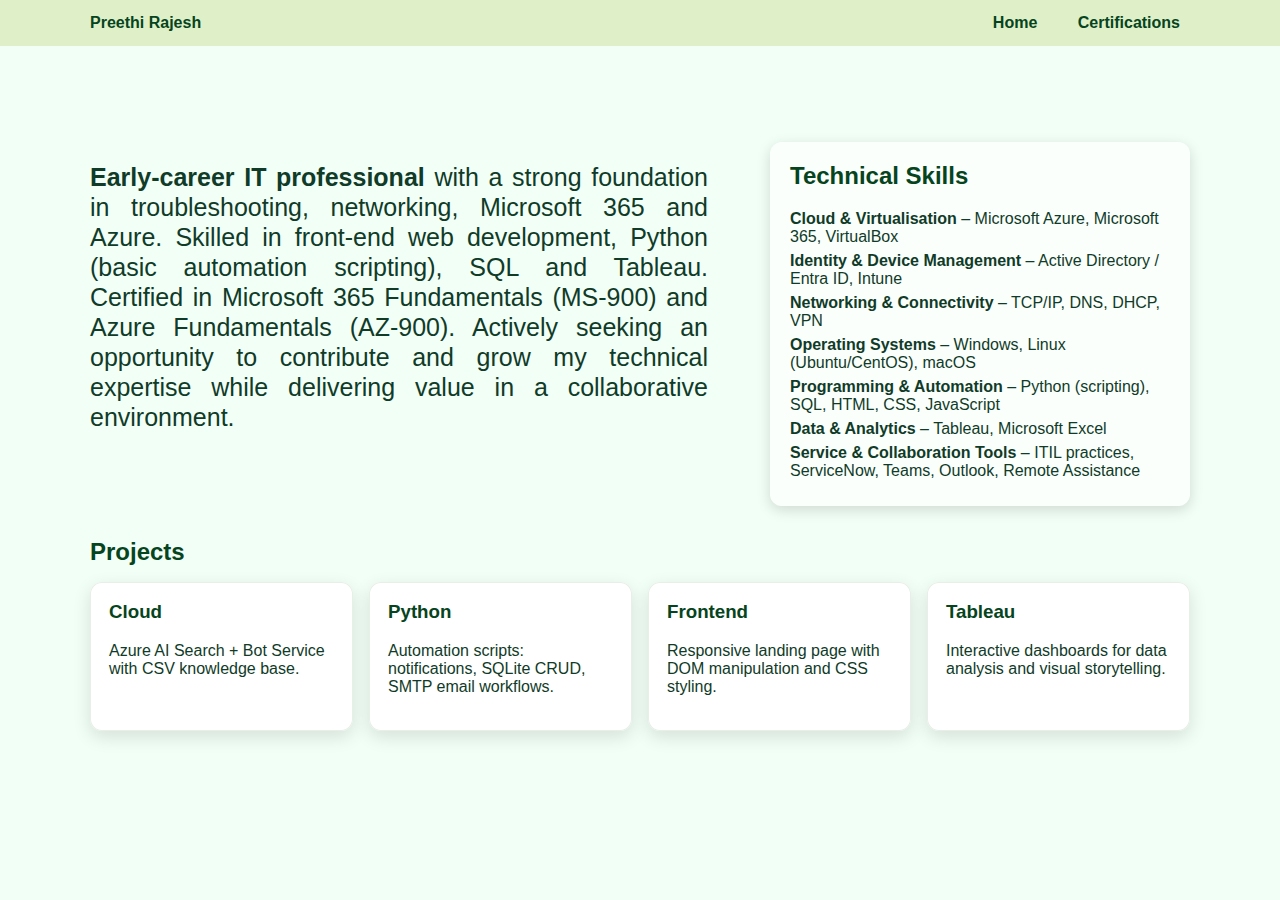
<file: index.html>
<!DOCTYPE html>
<html lang="en">
<head>
  <meta charset="UTF-8">
  <meta name="viewport" content="width=device-width, initial-scale=1.0">
  <title>Preethi Rajesh · Portfolio</title>
  <link rel="stylesheet" href="style.css">
</head>
<body>

<header>
  <div class="nav">
    <div class="brand">Preethi Rajesh</div>
    <nav class="links">
      <a href="index.html">Home</a>
      
      <a href="certifications.html">Certifications</a>
    </nav>
  </div>
</header>

<main>
 
  <section class="hero">
    <div class="intro">
      <p><strong>Early-career IT professional</strong> with a strong foundation in troubleshooting, networking, Microsoft 365 and Azure. Skilled in front-end web development, Python (basic automation scripting), SQL and Tableau. Certified in Microsoft 365 Fundamentals (MS-900) and Azure Fundamentals (AZ-900). Actively seeking an opportunity to contribute and grow my technical expertise while delivering value in a collaborative environment.</p>
    </div>
    <div class="skills">
      <h2>Technical Skills</h2>
      <ul>
        <li><b>Cloud & Virtualisation</b> – Microsoft Azure, Microsoft 365, VirtualBox</li>
        <li><b>Identity & Device Management</b> – Active Directory / Entra ID, Intune</li>
        <li><b>Networking & Connectivity</b> – TCP/IP, DNS, DHCP, VPN</li>
        <li><b>Operating Systems</b> – Windows, Linux (Ubuntu/CentOS), macOS</li>
        <li><b>Programming & Automation</b> – Python (scripting), SQL, HTML, CSS, JavaScript</li>
        <li><b>Data & Analytics</b> – Tableau, Microsoft Excel</li>
        <li><b>Service & Collaboration Tools</b> – ITIL practices, ServiceNow, Teams, Outlook, Remote Assistance</li>
      </ul>
    </div>
  </section>


  <section class="projects">
    <h2>Projects</h2>
    <div class="grid">
      <a class="card" href="project-cloud.html">
        <h3>Cloud</h3>
        <p>Azure AI Search + Bot Service with CSV knowledge base.</p>
      </a>
      <a class="card" href="project-python.html">
        <h3>Python</h3>
        <p>Automation scripts: notifications, SQLite CRUD, SMTP email workflows.</p>
      </a>
      <a class="card" href="project-frontend.html">
        <h3>Frontend</h3>
        <p>Responsive landing page with DOM manipulation and CSS styling.</p>
      </a>
      <a class="card" href="project-tableau.html">
    <h3>Tableau</h3>
    <p>Interactive dashboards for data analysis and visual storytelling.</p>
  </a>
    </div>
  </section>
</main>

</body>
</html>
</file>
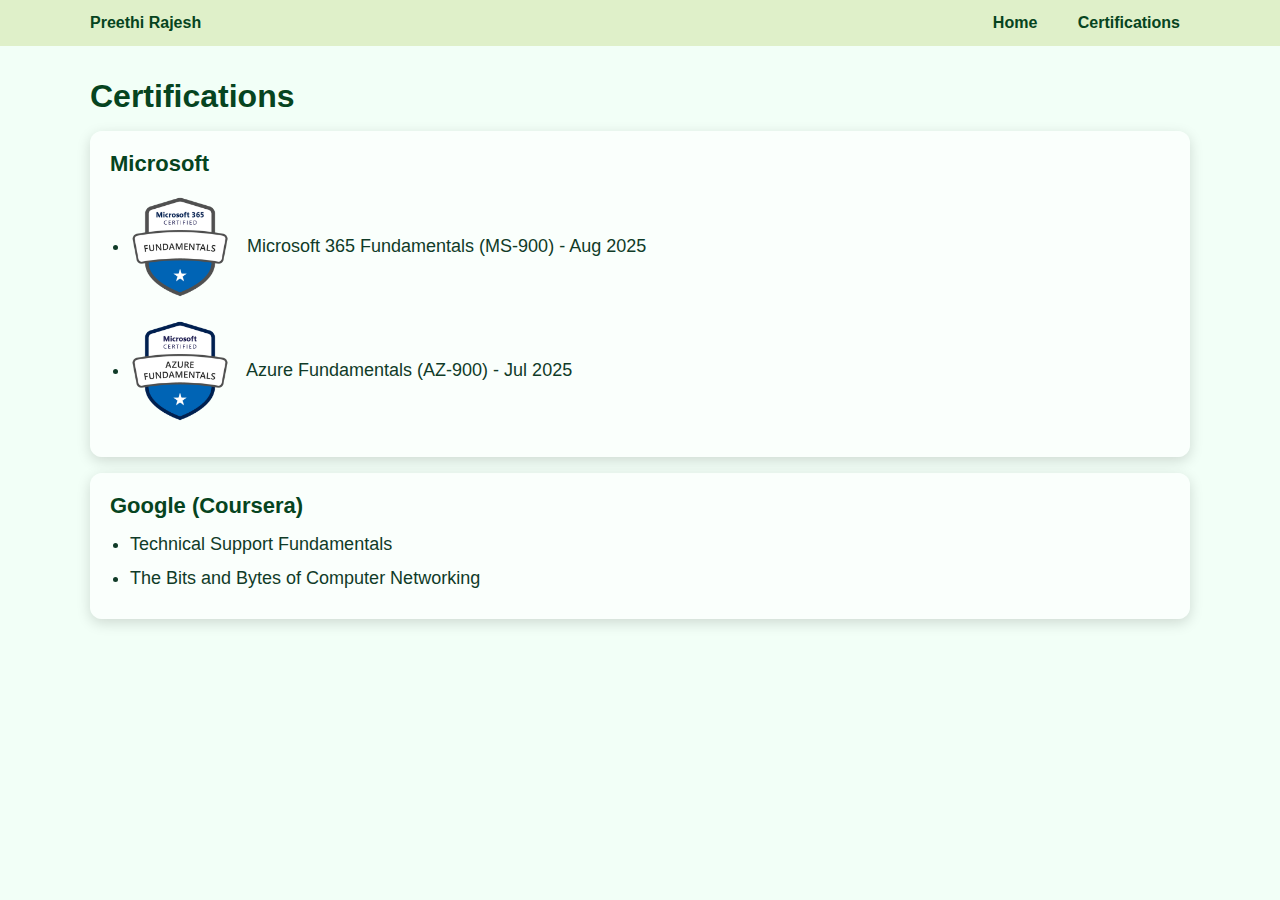
<file: certifications.html>
<!DOCTYPE html>
<html lang="en">
<head>
  <meta charset="UTF-8" />
  <meta name="viewport" content="width=device-width, initial-scale=1.0"/>
  <title>Certifications · Preethi Rajesh</title>
  <link rel="stylesheet" href="style.css" />
  <style>
    main { max-width: 1100px; margin: 0 auto; padding: 32px 16px; }
    .certs h1 { margin: 0 0 16px; color:#064420; }
    .certs section { background: rgba(255,255,255,0.6); border-radius:12px; padding:20px; box-shadow:0 4px 14px rgba(0,0,0,.15); margin-bottom:16px; }
    .certs h2 { margin:0 0 12px; color:#064420; font-size:22px; }
    .certs ul { margin:0; padding-left:20px; }
    .certs li { margin:8px 0; font-size:18px; line-height:26px; }
    .certs img { width:100px; margin:8px 12px 8px 0; vertical-align:middle; }
  </style>
</head>
<body>

<header>
  <div class="nav">
    <div class="brand">Preethi Rajesh</div>
    <nav class="links">
      <a href="index.html">Home</a>
      <a href="certifications.html">Certifications</a>
    </nav>
  </div>
</header>

<main class="certs">
  <h1>Certifications</h1>

  <section>
    <h2>Microsoft</h2>
    <ul>
      <li>
        <img src="images/ms900-badge.png" alt="MS-900 Badge"/>
        Microsoft 365 Fundamentals (MS-900) - Aug 2025
      </li>
      <li>
        <img src="images/az900-badge.png" alt="AZ-900 Badge"/>
        Azure Fundamentals (AZ-900) - Jul 2025
      </li>
    </ul>
  </section>

  <section>
    <h2>Google (Coursera)</h2>
    <ul>
      <li>Technical Support Fundamentals</li>
      <li>The Bits and Bytes of Computer Networking</li>
    </ul>
  </section>
</main>

</body>
</html>
</file>
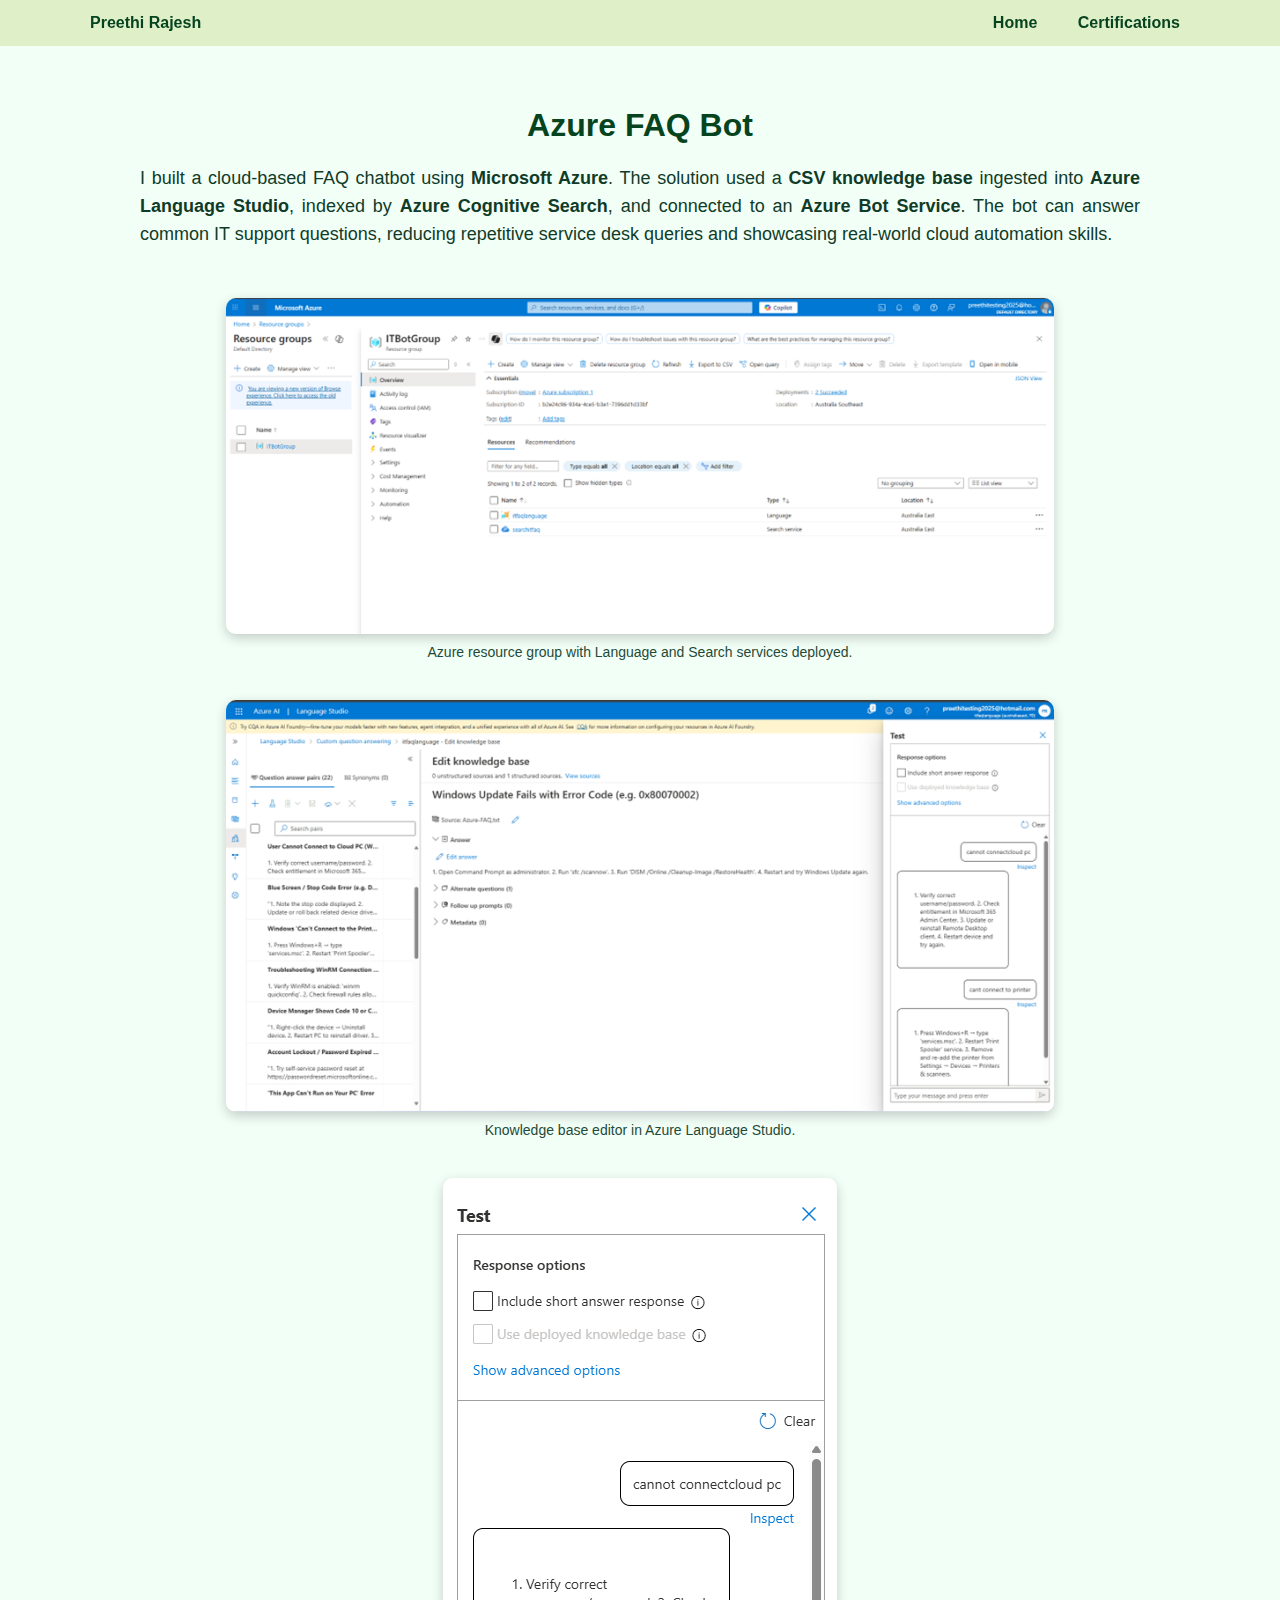
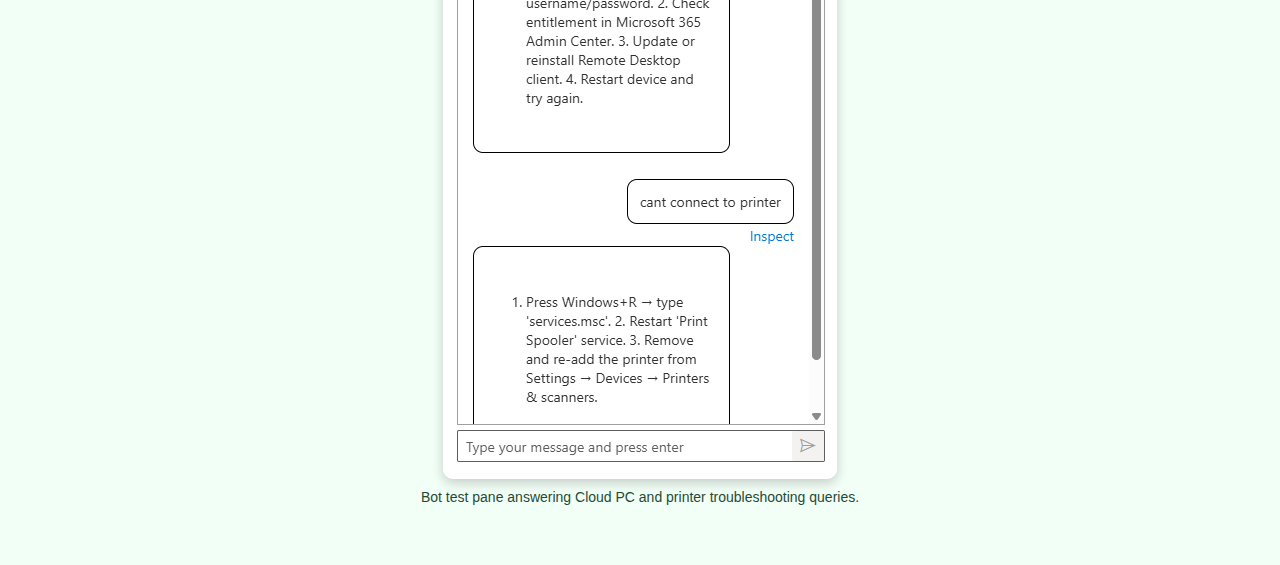
<file: project-cloud.html>
<!DOCTYPE html>
<html lang="en">
<head>
  <meta charset="UTF-8"/>
  <meta name="viewport" content="width=device-width, initial-scale=1.0"/>
  <title>Cloud Project · Preethi Rajesh</title>
  <link rel="stylesheet" href="style.css"/>
  <style>
    main {
      max-width: 1000px;
      margin: 0 auto;
      padding: 40px 16px;
      text-align: center;
    }
    h1 {
      color: #064420;
      margin-bottom: 20px;
    }
    p {
      font-size: 18px;
      line-height: 28px;
      text-align: justify;
      text-justify: inter-word;
      margin-bottom: 30px;
    }
    img {
      max-width: 90%;
      height: auto;
      margin: 20px 0 6px;
      border-radius: 10px;
      box-shadow: 0 4px 12px rgba(0,0,0,.2);
    }
    figcaption {
      font-size: 14px;
      color: #1f4a37;
      margin-bottom: 20px;
    }
  </style>
</head>
<body>

<header>
  <div class="nav">
    <div class="brand">Preethi Rajesh</div>
    <nav class="links">
      <a href="index.html">Home</a>
      
      <a href="certifications.html">Certifications</a>
    </nav>
  </div>
</header>

<main>
  <h1>Azure FAQ Bot</h1>
  <p>
    I built a cloud-based FAQ chatbot using <strong>Microsoft Azure</strong>. 
    The solution used a <strong>CSV knowledge base</strong> ingested into 
    <strong>Azure Language Studio</strong>, indexed by <strong>Azure Cognitive Search</strong>, 
    and connected to an <strong>Azure Bot Service</strong>. The bot can answer 
    common IT support questions, reducing repetitive service desk queries and 
    showcasing real-world cloud automation skills.
  </p>

  <figure>
    <img src="images/azure-resource-group.png" alt="Azure resource group with services deployed"/>
    <figcaption>Azure resource group with Language and Search services deployed.</figcaption>
  </figure>

  <figure>
    <img src="images/kb-editor.png" alt="Knowledge base editor"/>
    <figcaption>Knowledge base editor in Azure Language Studio.</figcaption>
  </figure>

  <figure>
    <img src="images/bot-test-pane.png" alt="Bot test pane"/>
    <figcaption>Bot test pane answering Cloud PC and printer troubleshooting queries.</figcaption>
  </figure>
</main>

</body>
</html>
</file>
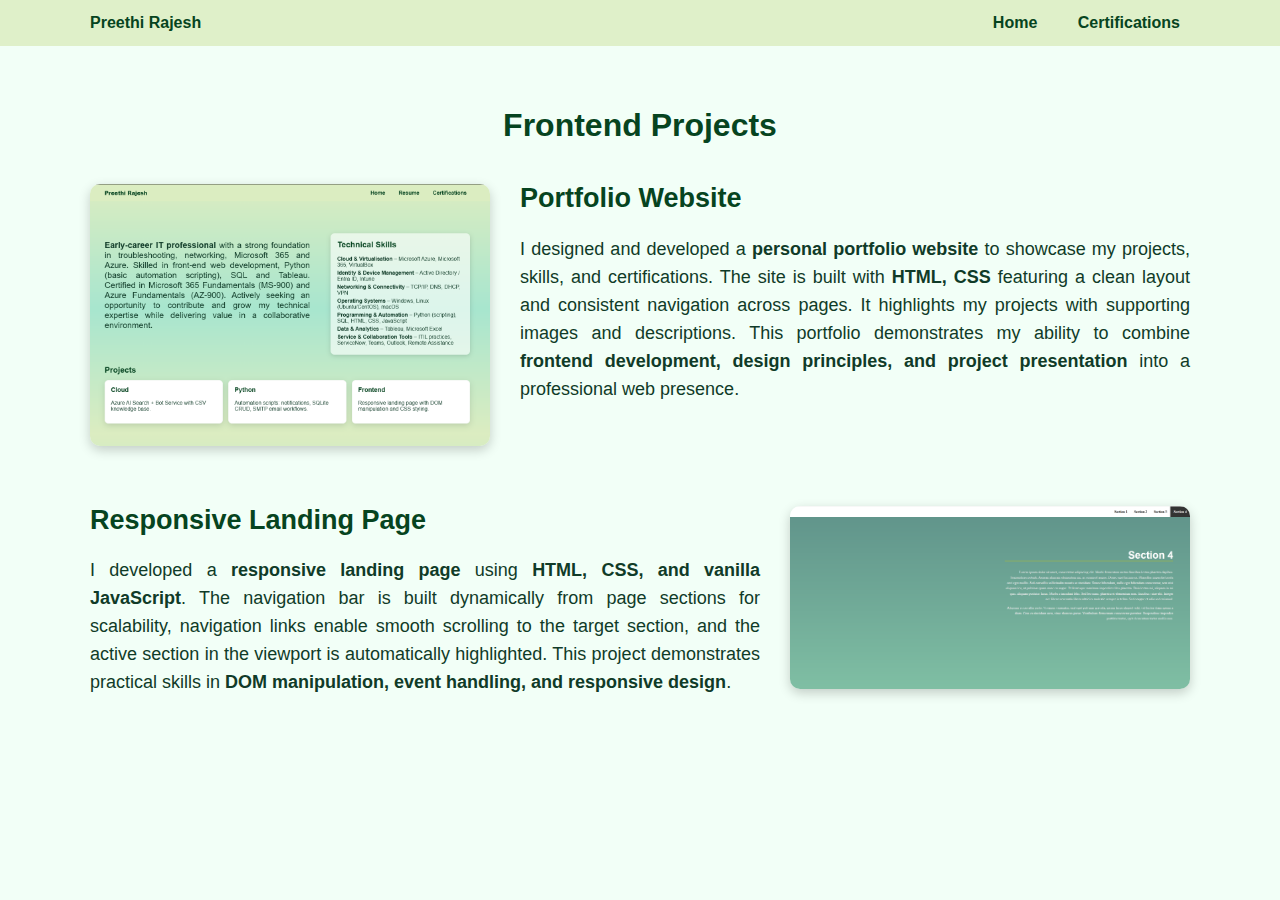
<file: project-frontend.html>
<!DOCTYPE html>
<html lang="en">
<head>
  <meta charset="UTF-8"/>
  <meta name="viewport" content="width=device-width, initial-scale=1.0"/>
  <title>Frontend Projects · Preethi Rajesh</title>
  <link rel="stylesheet" href="style.css"/>
  <style>
    body {
      font-family: Arial, sans-serif;
      background: #f2fff7;
      margin: 0;
      padding: 0;
    }
    main {
      max-width: 1100px;
      margin: 0 auto;
      padding: 40px 16px;
    }
    h1 {
      text-align: center;
      color: #064420;
      margin-bottom: 40px;
    }
    .project {
    display: flex;
    align-items: flex-start; 
    gap: 30px;
    margin-bottom: 60px;
    }
    .project img {
  flex: 1;
  max-width: 400px;  
  height: auto;
  border-radius: 10px;
  box-shadow: 0 4px 12px rgba(0,0,0,.2);
}
    .project .desc {
      flex: 1;
      font-size: 18px;
      line-height: 28px;
      text-align: justify;
      text-justify: inter-word;
    }
    .project h2 {
      margin-top: 0;
      color: #064420;
    }
    @media (max-width: 860px) {
      .project {
        flex-direction: column;
      }
    }
  </style>
</head>
<body>

<header>
  <div class="nav">
    <div class="brand">Preethi Rajesh</div>
    <nav class="links">
      <a href="index.html">Home</a>
     
      <a href="certifications.html">Certifications</a>
    </nav>
  </div>
</header>

<main>
  <h1>Frontend Projects</h1>


  <div class="project">
    <img src="images/portfolio-screenshot.png" alt="Portfolio Website Screenshot">
    <div class="desc">
      <h2>Portfolio Website</h2>
      <p>
        I designed and developed a <strong>personal portfolio website</strong> to showcase my projects, 
        skills, and certifications. The site is built with <strong>HTML, CSS</strong>
        featuring a clean layout and consistent navigation across pages. 
        It highlights my projects with supporting images and descriptions. This portfolio demonstrates my ability to combine 
        <strong>frontend development, design principles, and project presentation</strong> into a 
        professional web presence.
      </p>
    </div>
  </div>


  <div class="project">
    <div class="desc">
      <h2>Responsive Landing Page</h2>
      <p>
        I developed a <strong>responsive landing page</strong> using 
        <strong>HTML, CSS, and vanilla JavaScript</strong>. The navigation bar is built dynamically 
        from page sections for scalability, navigation links enable smooth scrolling to the target 
        section, and the active section in the viewport is automatically highlighted. 
        This project demonstrates practical skills in 
        <strong>DOM manipulation, event handling, and responsive design</strong>.
      </p>
    </div>
    <img src="images/frontend-landing.png" alt="Responsive Landing Page Screenshot">
  </div>

</main>

</body>
</html>
</file>
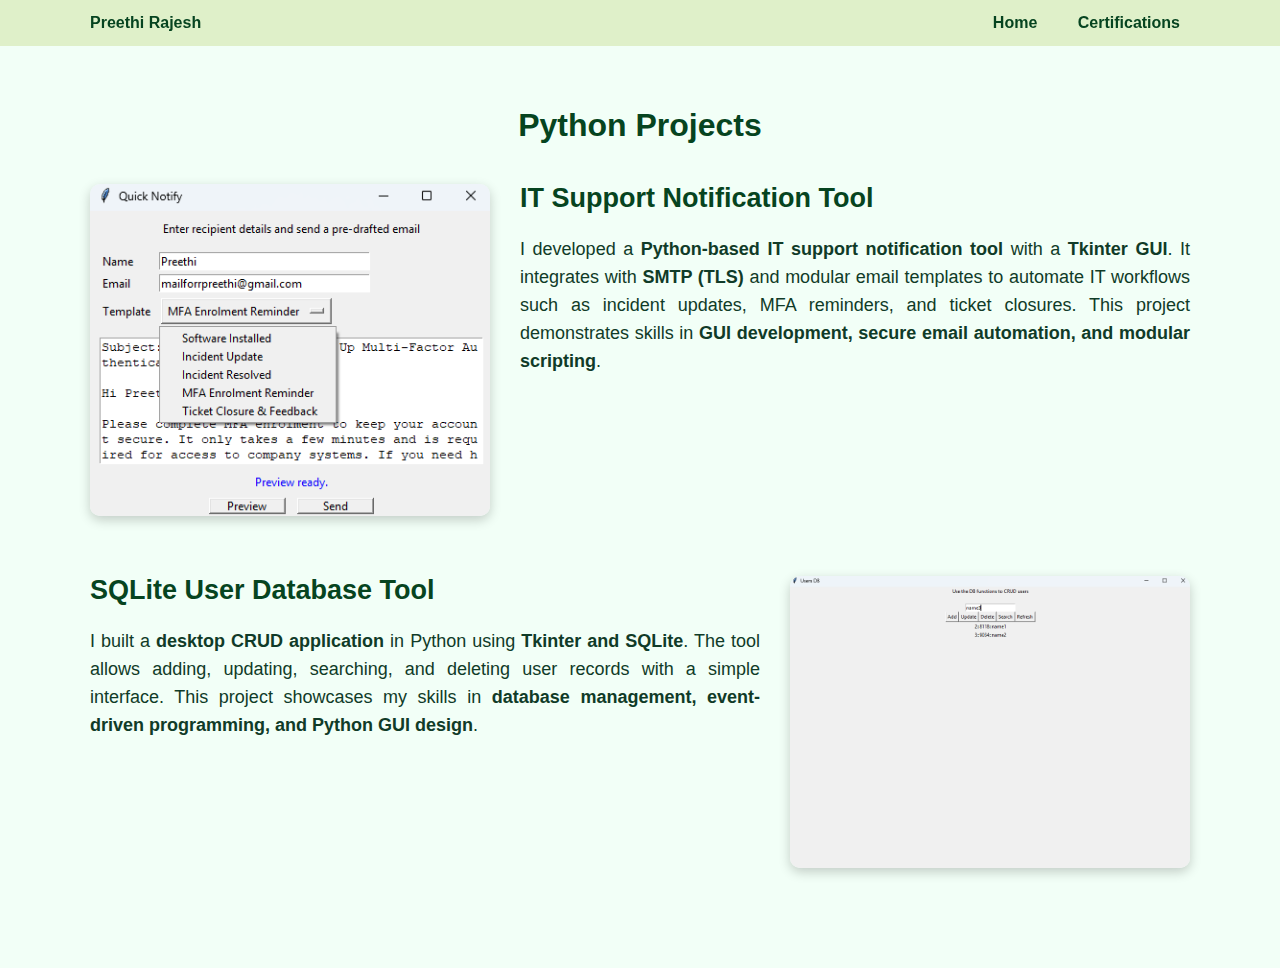
<file: project-python.html>
<!DOCTYPE html>
<html lang="en">
<head>
  <meta charset="UTF-8"/>
  <meta name="viewport" content="width=device-width, initial-scale=1.0"/>
  <title>Python Projects · Preethi Rajesh</title>
  <link rel="stylesheet" href="style.css"/>
  <style>
    body {
      font-family: Arial, sans-serif;
      background: #f2fff7;
      margin: 0;
      padding: 0;
    }
    main {
      max-width: 1100px;
      margin: 0 auto;
      padding: 40px 16px;
    }
    h1 {
      text-align: center;
      color: #064420;
      margin-bottom: 40px;
    }
    .project {
      display: flex;
      align-items: flex-start;
      gap: 30px;
      margin-bottom: 60px;
    }
    .project img {
      flex: 1;
      max-width: 400px;
      height: auto;
      border-radius: 10px;
      box-shadow: 0 4px 12px rgba(0,0,0,.2);
    }
    .project .desc {
      flex: 2;
      font-size: 18px;
      line-height: 28px;
      text-align: justify;
      text-justify: inter-word;
    }
    .project h2 {
      margin-top: 0;
      color: #064420;
    }
    @media (max-width: 860px) {
      .project {
        flex-direction: column;
        align-items: center;
      }
      .project img {
        max-width: 90%;
      }
    }
  </style>
</head>
<body>

<header>
  <div class="nav">
    <div class="brand">Preethi Rajesh</div>
    <nav class="links">
      <a href="index.html">Home</a>
      
      <a href="certifications.html">Certifications</a>
    </nav>
  </div>
</header>

<main>
  <h1>Python Projects</h1>

  <div class="project">
    <img src="images/python-email-tool.png" alt="Python Email Notification Tool Screenshot">
    <div class="desc">
      <h2>IT Support Notification Tool</h2>
      <p>
        I developed a <strong>Python-based IT support notification tool</strong> with a 
        <strong>Tkinter GUI</strong>. It integrates with <strong>SMTP (TLS)</strong> and modular 
        email templates to automate IT workflows such as incident updates, MFA reminders, 
        and ticket closures. This project demonstrates skills in <strong>GUI development, 
        secure email automation, and modular scripting</strong>.
      </p>
    </div>
  </div>

 
  <div class="project">
    <div class="desc">
      <h2>SQLite User Database Tool</h2>
      <p>
        I built a <strong>desktop CRUD application</strong> in Python using 
        <strong>Tkinter and SQLite</strong>. The tool allows adding, updating, 
        searching, and deleting user records with a simple interface. 
        This project showcases my skills in <strong>database management, 
        event-driven programming, and Python GUI design</strong>.
      </p>
    </div>
    <img src="images/python-sqlite-tool.png" alt="SQLite CRUD Tool Screenshot">
  </div>

</main>

</body>
</html>
</file>
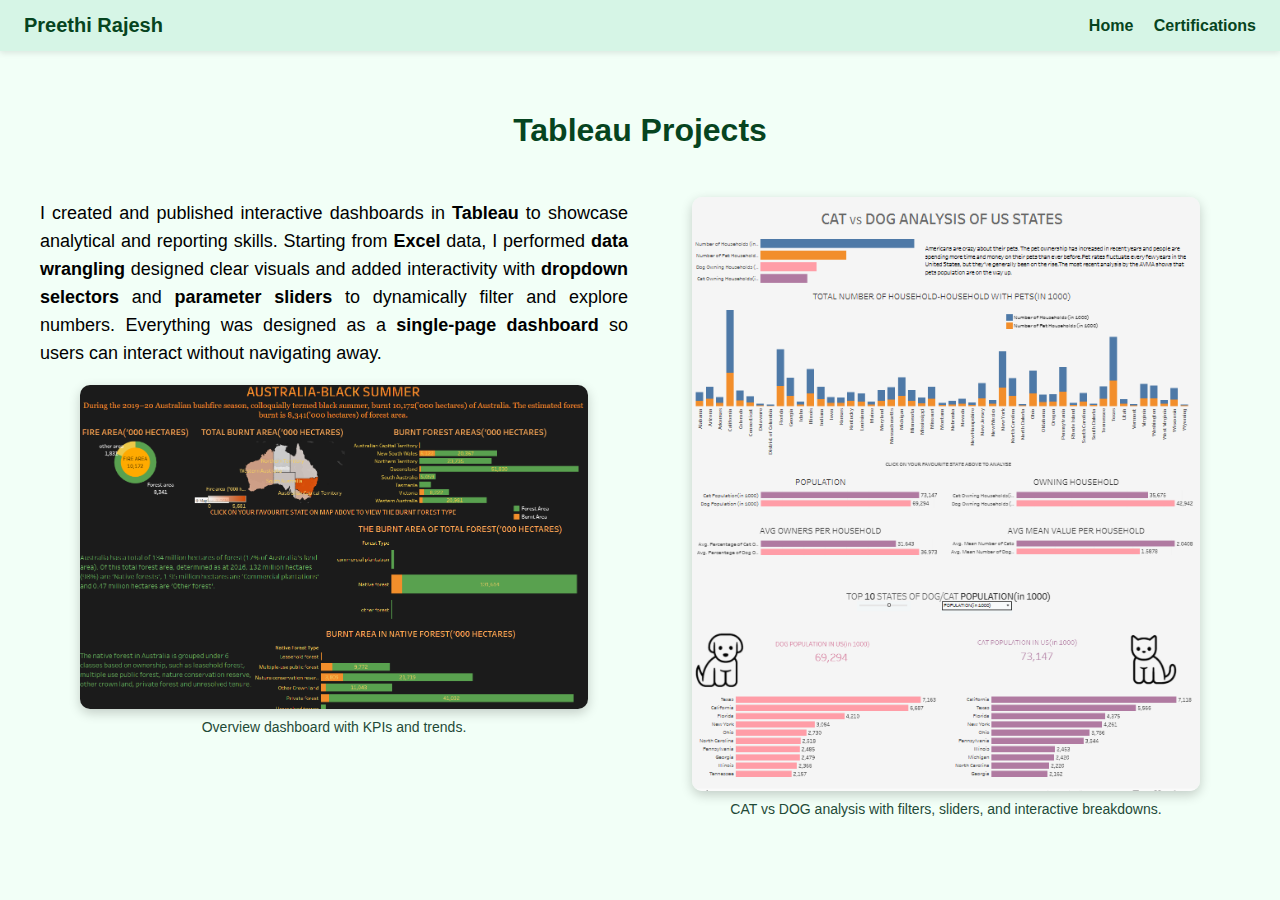
<file: project-tableau.html>
<!DOCTYPE html>
<html lang="en">
<head>
  <meta charset="UTF-8"/>
  <meta name="viewport" content="width=device-width, initial-scale=1.0"/>
  <title>Tableau Projects · Preethi Rajesh</title>
  <style>
    body {
      font-family: Arial, sans-serif;
      background: #f2fff7;
      margin: 0;
      padding: 0;
    }
    header {
      background: #d6f5e6;
      padding: 14px 24px;
      display: flex;
      justify-content: space-between;
      align-items: center;
      box-shadow: 0 2px 6px rgba(0,0,0,0.1);
    }
    .brand {
      font-weight: bold;
      color: #064420;
      font-size: 20px;
    }
    nav a {
      margin-left: 16px;
      text-decoration: none;
      font-weight: bold;
      color: #064420;
    }
    main {
      max-width: 1200px;
      margin: 0 auto;
      padding: 40px 16px;
    }
    h1 {
      text-align: center;
      color: #064420;
      margin-bottom: 32px;
    }
    .flexbox {
      display: flex;
      gap: 24px;
      align-items: flex-start;
    }
    .left, .right {
      flex: 1;
    }
    .desc {
      font-size: 18px;
      line-height: 28px;
      text-align: justify;
      margin-bottom: 18px;
    }
    img {
      width: 100%;
      height: auto;
      border-radius: 10px;
      box-shadow: 0 4px 12px rgba(0,0,0,.2);
    }
    figcaption {
      font-size: 14px;
      color: #1f4a37;
      margin-top: 6px;
      text-align: center;
    }
    @media (max-width: 860px) {
      .flexbox {
        flex-direction: column;
      }
    }
  </style>
</head>
<body>

<header>
  <div class="brand">Preethi Rajesh</div>
  <nav>
    <a href="index.html">Home</a>
   
    <a href="certifications.html">Certifications</a>
  </nav>
</header>

<main>
  <h1>Tableau Projects</h1>

  <div class="flexbox">
   
    <div class="left">
      <p class="desc">
        I created and published interactive dashboards in <strong>Tableau</strong> to showcase analytical and
        reporting skills. Starting from <strong>Excel</strong> data, I performed <strong>data wrangling</strong>
        designed clear visuals and added interactivity with <strong>dropdown selectors</strong> and <strong>parameter sliders</strong>
        to dynamically filter and explore numbers. Everything was designed as a <strong>single-page dashboard</strong>
        so users can interact without navigating away.
      </p>
      <figure>
        <img src="images/tableau-dashboard-1.png" alt="Australia Black Summer dashboard">
        <figcaption>Overview dashboard with KPIs and trends.</figcaption>
      </figure>
    </div>

 
    <div class="right">
      <figure>
        <img src="images/tableau-dashboard-2.png" alt="CAT vs DOG analysis dashboard">
        <figcaption>CAT vs DOG analysis with filters, sliders, and interactive breakdowns.</figcaption>
      </figure>
    </div>
  </div>
</main>

</body>
</html>
</file>
<file: style.css>
body {
  margin: 0;
  font-family: sans-serif;
  background: #f2fff7;
  color: #103b28;
}


header {
  position: sticky;
  top: 0;
  background: rgba(220,237,193,0.85);
  }
.nav {
  max-width: 1100px;
  margin: 0 auto;
  padding: 14px 16px;
  display: flex;
  justify-content: space-between;
  align-items: center;
}
.brand { font-weight: 800; color: #064420; }
.links a {
  color: #064420;
  text-decoration: none;
  font-weight: 700;
  margin-left: 16px;
  padding: 6px 10px;
  border-radius: 8px;
}
.links a:hover {
  background: rgba(0,0,0,.08);
  color: #1a7549;
}


main { max-width: 1100px; margin: 0 auto; padding: 96px 16px 32px; }
.hero {
  display: grid;
  grid-template-columns: minmax(520px, 1fr) 420px; 
  gap: 32px;
  align-items: start;
}

.intro { max-width: 720px; padding-top: 20px; padding-right: 30px;}       
.intro p { font-size: 25px; line-height: 30px; margin: 0; text-align:justify; }
.skills {
  background: rgba(255,255,255,0.6);
  border-radius: 12px;
  padding: 20px;
  box-shadow: 0 4px 14px rgba(0,0,0,0.15);
}

.skills h2 { margin-top: 0; color:#064420; }
.skills ul { list-style: none; padding: 0; margin: 0; }
.skills li { margin: 6px 0; }

.projects h2 {
  margin: 32px 0 16px;
  color: #064420;
}

.grid {
  display: grid;
  grid-template-columns: repeat(auto-fit, minmax(260px,1fr));
  gap: 16px;
}             

.card {
  background: #fff;
  border-radius: 12px;
  padding: 19px; 
  box-shadow: inset 0 0 0 1px #e7efe7, 0 6px 18px rgba(0,0,0,.12);
  transition: transform .18s ease, box-shadow .18s ease;
  text-decoration: none;
  color: inherit;
}

.card:hover {
  transform: translateY(-4px);
  box-shadow: inset 0 0 0 1px #dfeadf, 0 12px 26px rgba(0,0,0,.18);
}

.card:active {
  transform: translateY(-1px);
  box-shadow: inset 0 2px 6px rgba(0,0,0,.12), 0 8px 18px rgba(0,0,0,.16);
}

.card h3 { margin-top: 0; color:#064420; }



/* Responsive */
@media (min-width: 1100px) {
  .grid {
    grid-template-columns: repeat(4, 1fr);
  }
}
</file>
